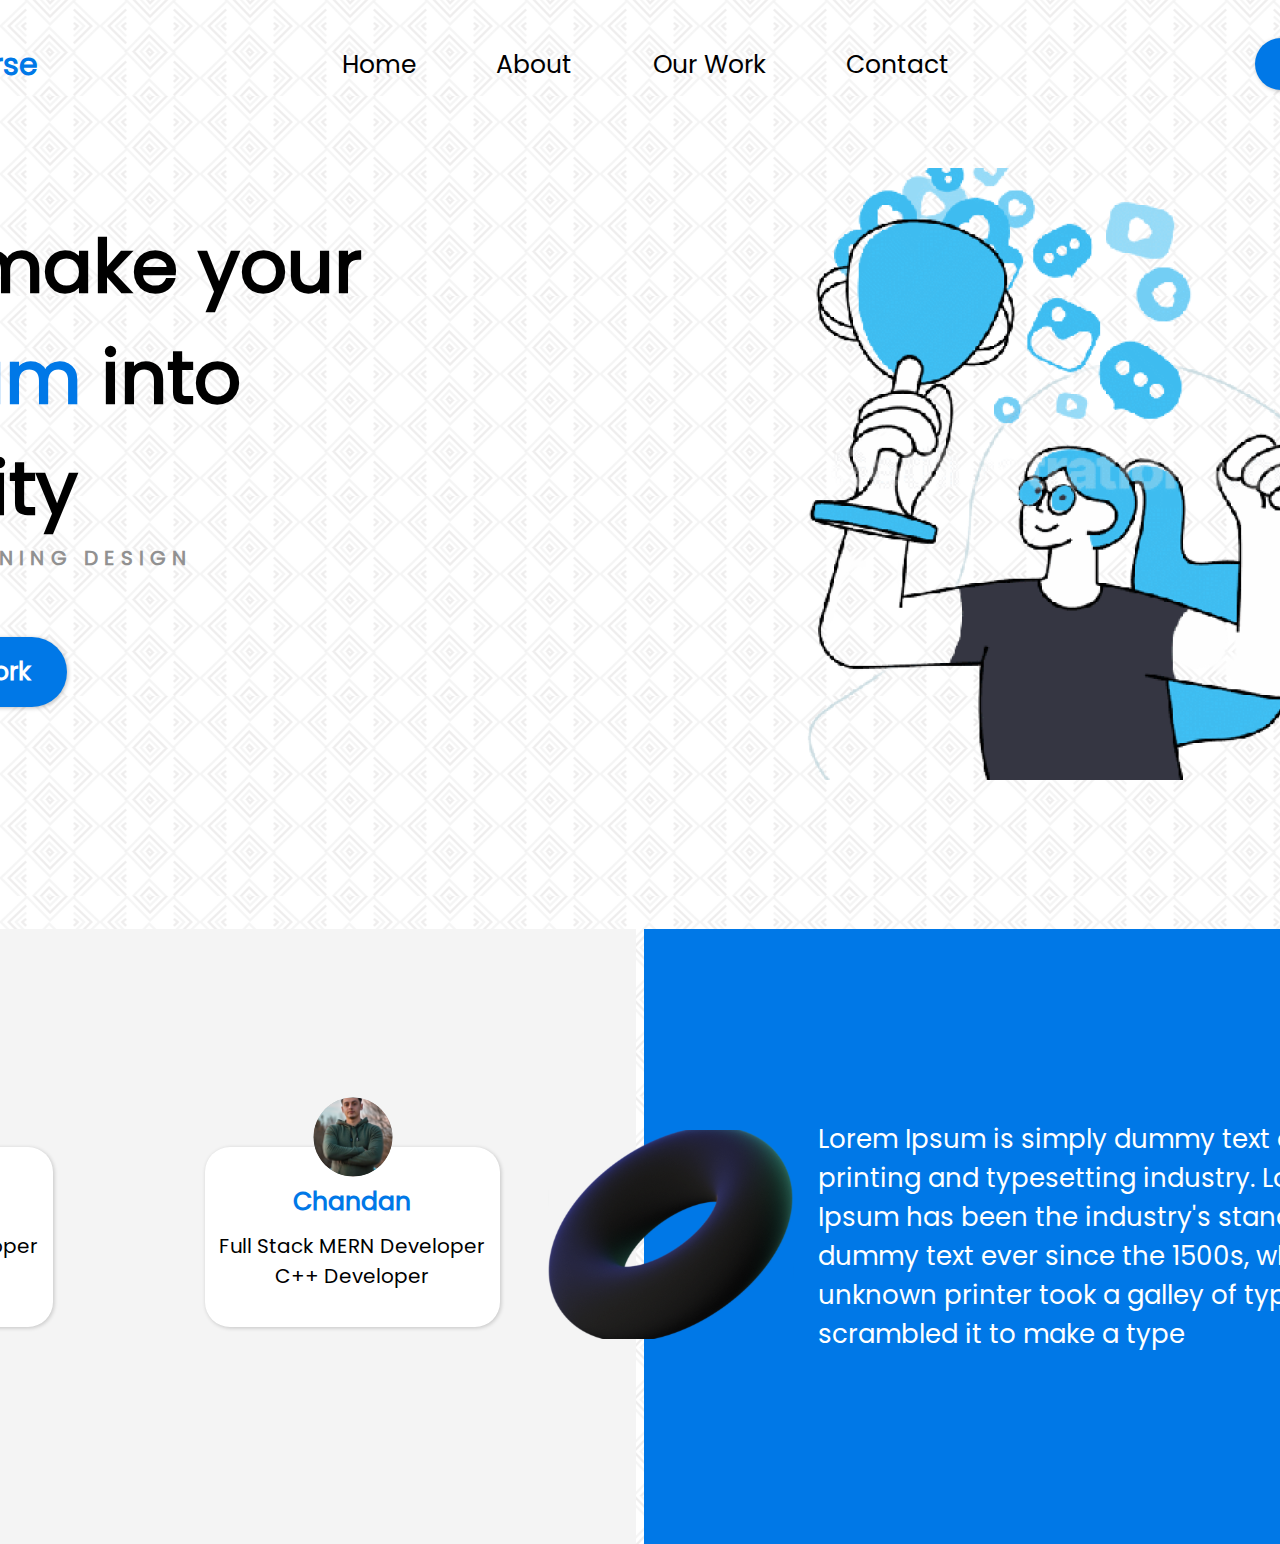
<file: index.html>
<!DOCTYPE html>
<html lang="en">

<head>
    <meta charset="UTF-8">
    <meta http-equiv="X-UA-Compatible" content="IE=edge">
    <meta name="viewport" content="width=device-width, initial-scale=1.0">
    <title>Sameer Web Design</title>
    <link rel="stylesheet" href="./index.css">
</head>

<body>

    <!-- navbar start -->
    <nav class="mainnav">
        <h3 id="logo">DesignCourse</h3>
        <div class="navlink_container">
            <a href="#" class="navlink">Home</a>
            <a href="#" class="navlink">About</a>
            <a href="#" class="navlink">Our Work</a>
            <a href="#" class="navlink">Contact</a>
        </div>

        <a href="./contact.html" class="main_contact main_btn">Contact us</a>
    </nav>
    <!-- navbar end -->

    <!-- main hero start -->
    <section class="main_hero">
        <div class="left">
            <h1>We make your <span>Dream</span> into
                Reality</h1>
            <p>Award winning design</p>
            <a href="./work.html" class="main_btn">
                <span class="icon">
                    <img src="./images/fa-solid_search.png" alt="">
                </span>
                <span class="title">Our Work</span></a>
        </div>
        <div class="right">
            <img src="./images/hero-main-right.png">
        </div>
    </section>
    <!-- main hero end -->

    <!-- bottom profile start -->
    <section class="profile_bottom">
        <div class="profile_left">
            <div class="profile_container">
                <div class="profile">
                    <img src="./images/men1.svg" alt="">
                    <span class="title">Sameer Shaikh</span>
                    <span class="desc">Full Stack MERN Developer
                        Python Developer
                    </span>
                </div>
                <div class="profile">
                    <img src="./images/men1.svg" alt="">
                    <span class="title">Chandan</span>
                    <span class="desc">Full Stack MERN Developer
                        C++ Developer
                    </span>
                </div>
            </div>
        </div>
        <div class="img-container">
            <img src="./images/SuperToroid-1.svg" alt="">
        </div>
        <div class="profile_right">
            <p>Lorem Ipsum is simply dummy text of the printing and typesetting industry. Lorem Ipsum has been the
                industry's standard dummy text ever since the 1500s, when an unknown printer took a galley of type and
                scrambled it to make a type </p>
        </div>
    </section>
    <!-- bottom profile end -->

    <style>
       
    </style>

</body>

</html>
</file>
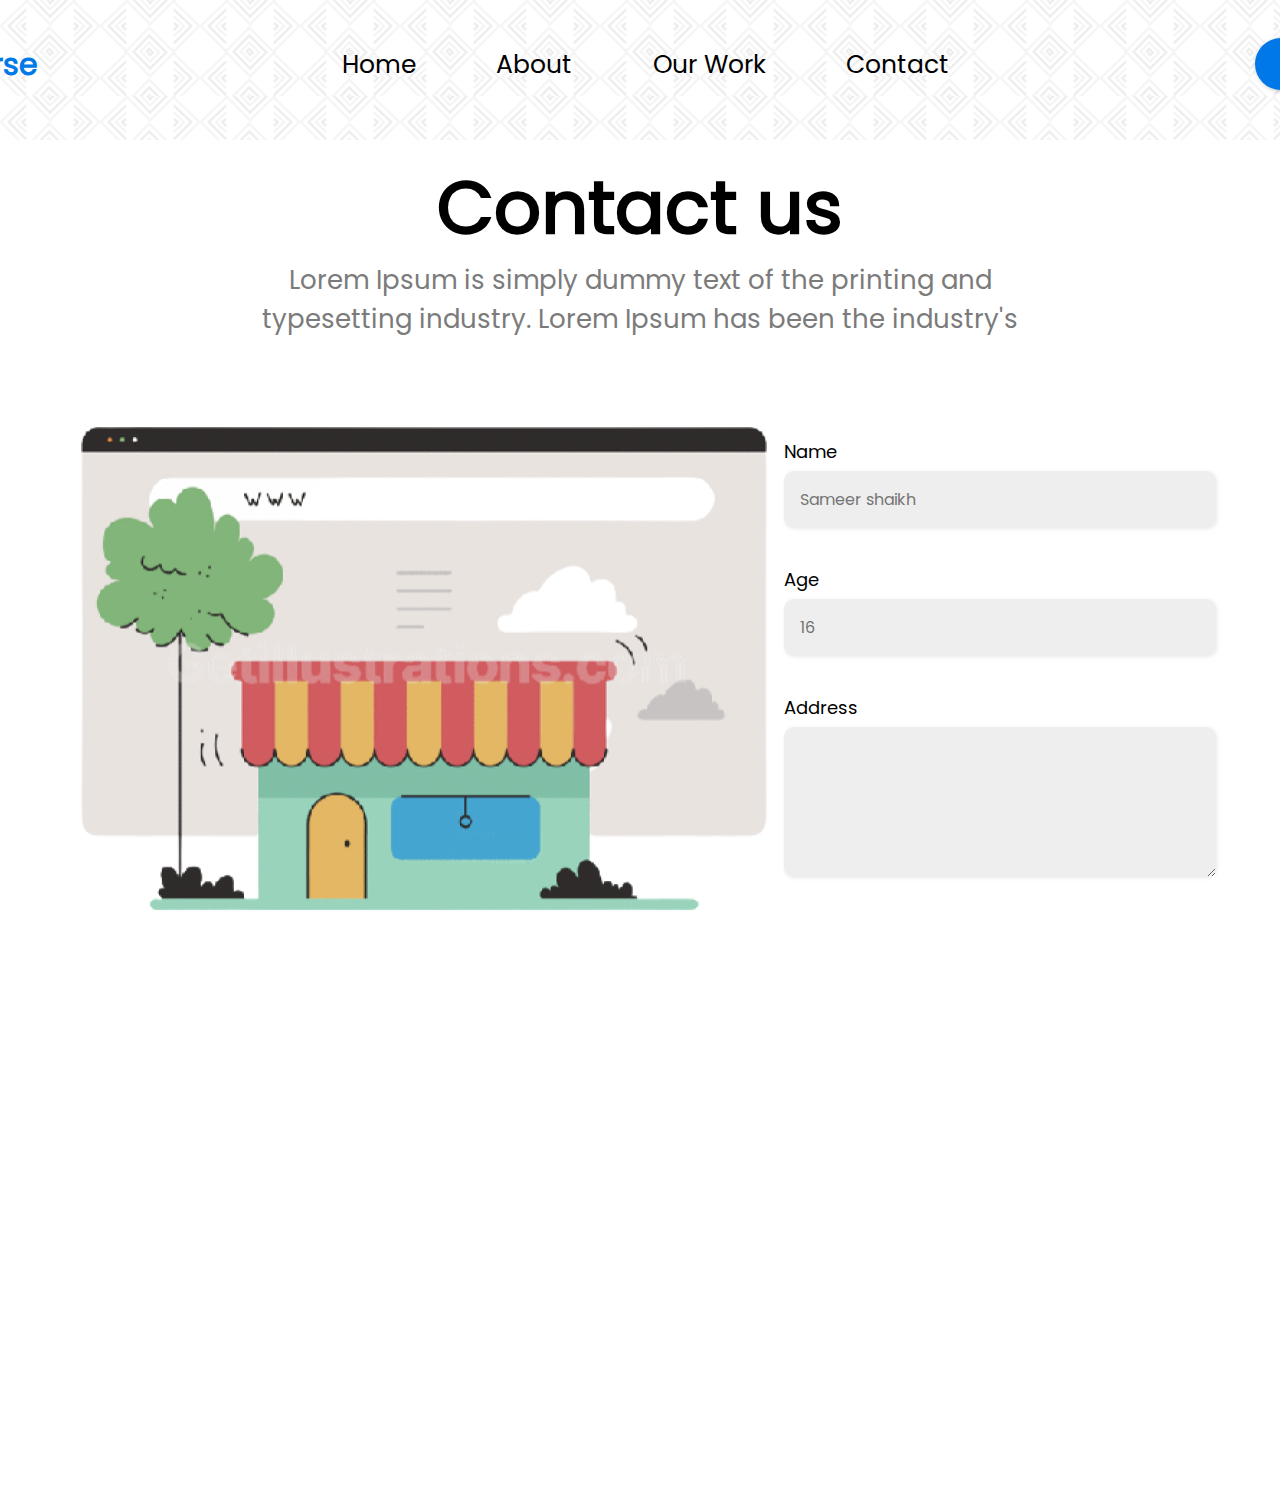
<file: contact.html>
<!DOCTYPE html>
<html lang="en">

<head>
    <meta charset="UTF-8">
    <meta http-equiv="X-UA-Compatible" content="IE=edge">
    <meta name="viewport" content="width=device-width, initial-scale=1.0">
    <title>Sameer Web Design</title>
    <link rel="stylesheet" href="./index.css">
    <link rel="stylesheet" href="./contact.css">

</head>

<body>

    <!-- navbar start -->
    <nav class="mainnav">
        <a href="./index.html" id="logo">DesignCourse</a>
        <div class="navlink_container">
            <a href="#" class="navlink">Home</a>
            <a href="#" class="navlink">About</a>
            <a href="#" class="navlink">Our Work</a>
            <a href="#" class="navlink">Contact</a>
        </div>

        <a href="#" class="main_contact main_btn">Contact us</a>
    </nav>
    <!-- navbar end -->

    <!-- main hero start -->
    <section class="contact_container">
        <h2>Contact us</h2>
        <p>Lorem Ipsum is simply dummy text of the printing and typesetting industry. Lorem Ipsum has been the
            industry's </p>
    </section>
    <!-- main hero end -->

    <section class="contact_form">
        <div class="left">
            <img src="./images/shop.png" />
        </div>
        <div class="right">
            <div class="input_container">
                <label for="Name">Name</label>
                <input type="text" placeholder="Sameer shaikh">
            </div>
            <div class="input_container">
                <label for="Name">Age</label>
                <input type="text" placeholder="16">
            </div>
            <div class="input_container">
                <label for="Name">Address</label>
                <textarea name="address" id="" cols="30" rows="10"></textarea>
            </div>
        </div>
    </section>

    <div id="background"></div>

    <style>
       
    </style>

</body>

</html>
</file>
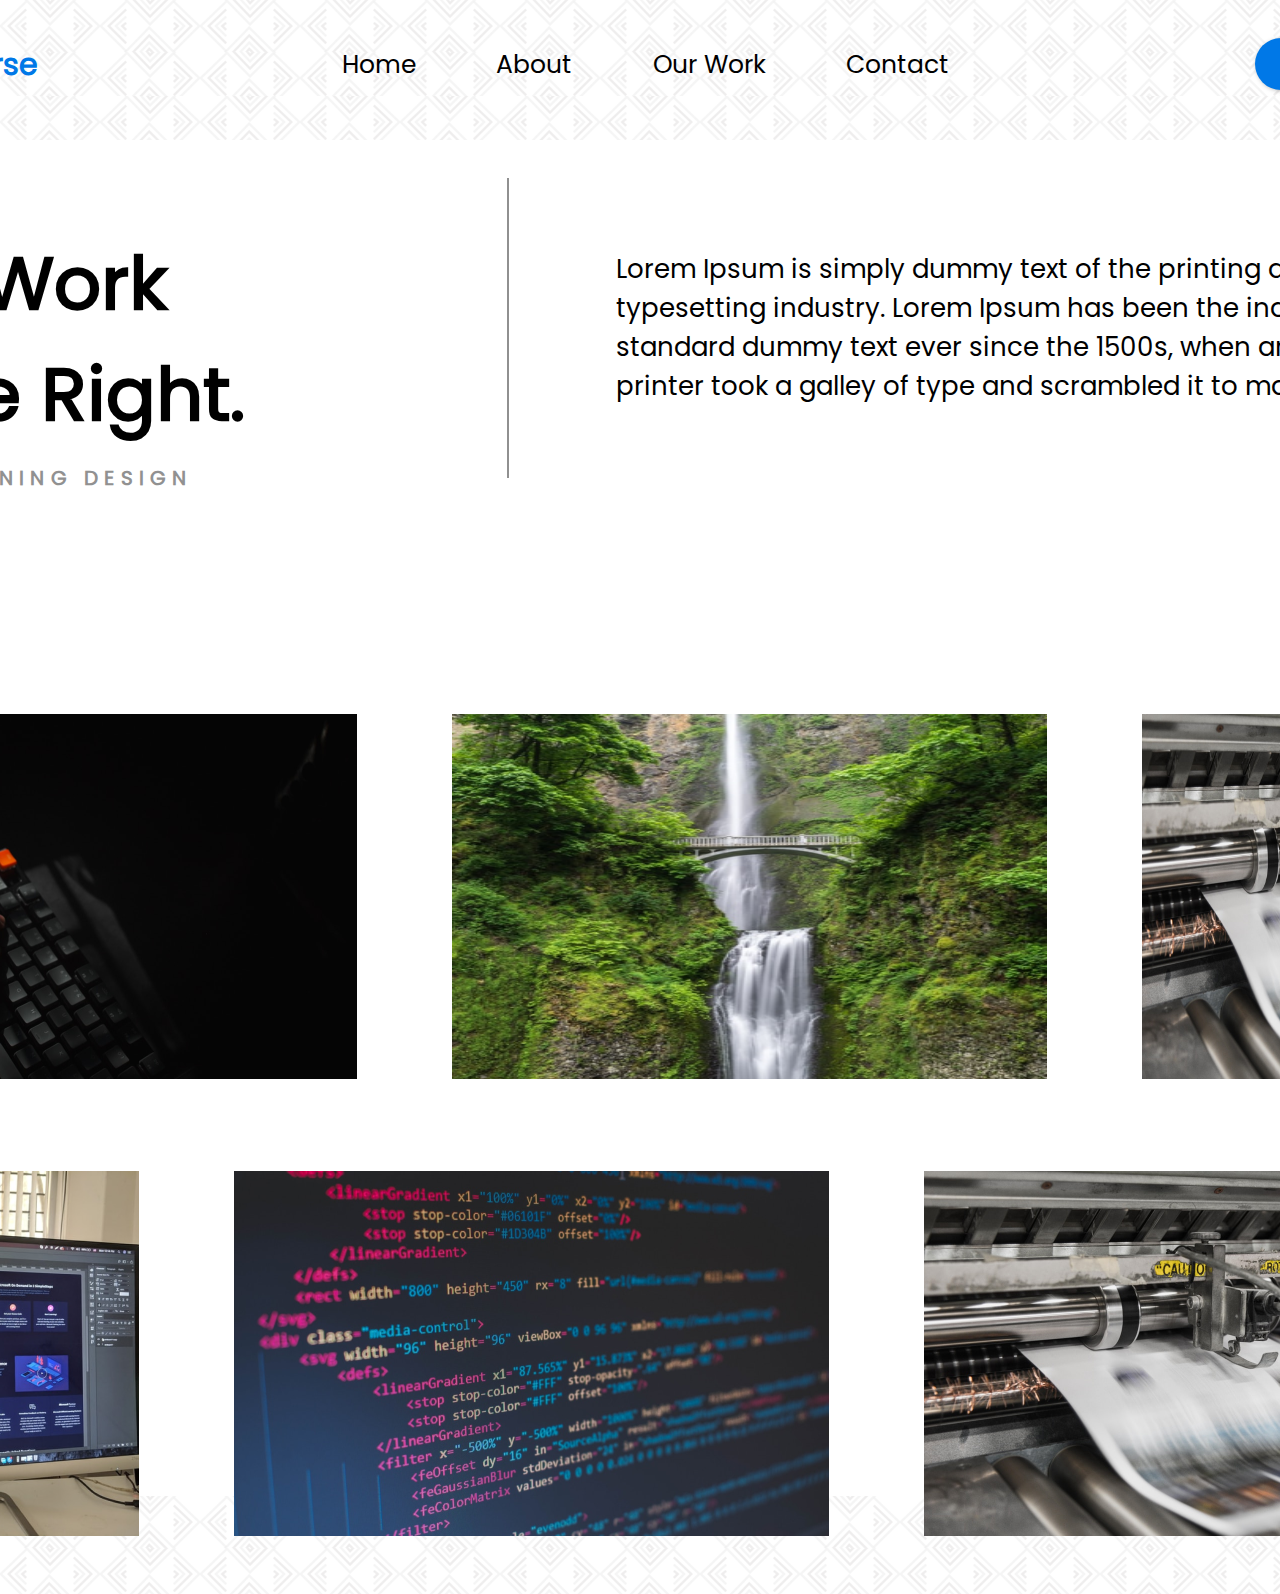
<file: work.html>
<!DOCTYPE html>
<html lang="en">

<head>
    <meta charset="UTF-8">
    <meta http-equiv="X-UA-Compatible" content="IE=edge">
    <meta name="viewport" content="width=device-width, initial-scale=1.0">
    <title>Sameer Web Design</title>
    <link rel="stylesheet" href="./index.css">
    <link rel="stylesheet" href="./work.css">

</head>

<body>

    <!-- navbar start -->
    <nav class="mainnav">
        <a href="./index.html" id="logo">DesignCourse</a>
        <div class="navlink_container">
            <a href="#" class="navlink">Home</a>
            <a href="#" class="navlink">About</a>
            <a href="#" class="navlink">Our Work</a>
            <a href="#" class="navlink">Contact</a>
        </div>

        <a href="./contact.html" class="main_contact main_btn">Contact us</a>
    </nav>
    <!-- navbar end -->

    <!-- main hero start -->
    <section class="work_main_hero">
        <div class="left">
            <h1>Our Work <br>
                Done Right.</h1>
            <p>Award winning design</p>
        </div>
        <div class="line center"></div>
        <div class="right">
            <p>Lorem Ipsum is simply dummy text of the printing and typesetting industry. Lorem Ipsum has been
                the industry's standard dummy text ever since the 1500s, when an unknown printer took a galley of type
                and
                scrambled it to make a type </p>
        </div>
    </section>
    <!-- main hero end -->

    <!-- gallery start -->
    <section class="gallery_container">
        <div class="gallery">
            <div class="img_container">
                <div class="hover-container"></div>
                <img src="./images/2.png" alt="">
            </div>
            <div class="img_container">
                <img src="./images/3.png" alt="">
            </div>
            <div class="img_container small">
                <img src="./images/1.png" alt="">
            </div>
        </div>
        <div class="gallery">
            <div class="img_container small">
                <img src="./images/4.png" alt="">
            </div>            
            <div class="img_container">
                <img src="./images/5.png" alt="">
            </div>
            <div class="img_container">
                <img src="./images/1.png" alt="">
            </div>
        </div>        
    </section>

    <!-- gallery end -->


    <div id="background"></div>

    <style>
       
    </style>

</body>

</html>
</file>
<file: index.css>
* {
    margin: 0;
    padding: 0;
    box-sizing: border-box;
}

body {
    background: url("./images/greek-vase.png");
    display: flex;
    align-items: center;
    flex-direction: column;
}

:root {
    --main_blue_color: #0078E7;

    /* container  */
    --main_container_width:1623px;
}

@font-face {
    font-family: Poppins;
    src: url("./fonts/Poppins/Poppins-Regular.ttf");
}  

a {
    text-decoration: none;
}

.mainnav {
    display: flex;
    flex-direction: row;
    justify-content: space-between;
    align-items: center;

    width: var(--main_container_width);
    height: 52px;
    margin-top: 38px;
}

.mainnav #logo {
    height: 45px;

    font-family: Poppins;
    font-style: normal;
    font-weight: bold;
    font-size: 30px;
    line-height: 45px;
    color: var(--main_blue_color);

    cursor: pointer;
}

.mainnav .navlink_container {
    display: flex;
    flex-direction: row;
    justify-content: space-between;
    align-items: center;
    padding: 15px 40px 13px;

    width: 687px;
    height: 51px;

}


.mainnav .navlink_container .navlink {
    height: 38px;

    font-family: Poppins;
    font-style: normal;
    font-weight: normal;
    font-size: 25px;
    line-height: 37px;
    color: #000000;
}


.mainnav .main_contact,
.main_btn{
    display: flex;
    flex-direction: row;
    justify-content: center;
    align-items: center;
    padding: 5px 19px;

    width: 197px;
    height: 52px;
    left: 1426px;

    background: #0078E7;
    color: white;
    box-shadow: 1px 1px 4px rgba(0, 0, 0, 0.25);
    border-radius: 50px;
}

.mainnav .main_contact,.main_btn{
    font-family: Poppins;
    font-style: normal;
    font-weight: bold;
    font-size: 25px;
    line-height: 37px;

    color: #FFFFFF;
}



/* main hero section */
.main_hero {
    display: flex;
    flex-direction: row;
    justify-content: space-between;
    align-items: center;
    width: var(--main_container_width);
    height: 612px;
    margin-top: 80px;
}

.main_hero .left {
    display: flex;
    flex-direction: column;
    align-items: flex-start;

    width: 571px;
    height: 530px;
}

.main_hero .left h1 {
    width: 571px;
    height: 300px;

    font-family: Poppins;
    font-style: normal;
    font-weight: bold;
    font-size: 74px;
    line-height: 111px;

    color: #000000;
}

.main_hero .left h1 span {
    color: var(--main_blue_color);
}

.main_hero .left p {
    width: 384px;
    height: 30px;

    font-family: Poppins;
    font-style: normal;
    font-weight: bold;
    font-size: 20px;
    line-height: 30px;
    /* identical to box height */

    letter-spacing: 0.29em;
    text-transform: uppercase;
    margin: 32px 0px;
    color: #919191;
}

.main_hero .left .main_btn {

    /* Auto layout */

    display: flex;
    flex-direction: row;
    justify-content: center;
    align-items: center;
    padding: 5px 19px;
    width: 238px;
    height: 70px;

    background: #0078E7;
    box-shadow: 1px 1px 4px rgba(0, 0, 0, 0.25);
    border-radius: 50px;

    margin: 32px 0px;
}

.main_hero .left .main_btn .icon {
    width: 25px;
    height: 26px;
    /* Inside auto layout */
    margin: 0px 15px;
}


.main_hero .left .main_btn .title {
    width: 121px;
    height: 38px;

    font-family: Poppins;
    font-style: normal;
    font-weight: bold;
    font-size: 25px;
    line-height: 37px;
    /* identical to box height */


    color: #FFFFFF;

    margin: 0px 15px;
}

.main_hero .right img{
    width: 727px;
    height: 612px;
}




/* profile bottom  */

section.profile_bottom {
    display: flex;
    flex-direction: row;
    justify-content: space-between;
    align-items: center;

    width: 1920px;
    height: 615px;
    margin-top: 147px;
    position: relative;
}

section.profile_bottom .profile_left {
    display: flex;
    flex-direction: column;
    justify-content: center;
    align-items: flex-start;
    padding: 211px 105px;

    width: 970px;
    height: 615px;
    background: #F4F4F4;
    margin: 0px 4px;
}

section.profile_bottom .profile_left .profile_container {

    display: flex;
    flex-direction: row;
    justify-content: center;
    align-items: center;

    width: 679px;
    height: 180px;
    margin: 10px 0px;
}

section.profile_bottom .profile_left .profile_container .profile {
    display: flex;
    flex-direction: column;
    justify-content: center;
    align-items: center;
    padding: 22px 8px;

    position: relative;
    width: 295px;
    height: 180px;
    background: #FFFFFF;
    box-shadow: 1px 1px 4px rgba(0, 0, 0, 0.2);
    border-radius: 25px;

    margin: 0px 76px;
}

section.profile_bottom .profile_left .profile_container .profile img {
    position: absolute;
    width: 80px;
    height: 80px;
    left: calc(50% - 80px/2 + 0.5px);
    top: -50px;
    border-radius: 50%;

}

section.profile_bottom .profile_left .profile_container .profile .title {
    width: 195px;
    height: 21px;

    font-family: Poppins;
    font-style: normal;
    font-weight: bold;
    font-size: 25px;
    line-height: 37px;
    text-align: center;

    color: #0078E7;
    margin: 27px 0px;
    margin-top: 0;
}

section.profile_bottom .profile_left .profile_container .profile .desc {
    word-wrap: break-word;
    width: 295px;
    height: 60px;

    font-family: Poppins;
    font-style: normal;
    font-weight: normal;
    font-size: 20px;
    line-height: 30px;
    text-align: center;

    color: #000000;
}
section.profile_bottom .img-container{
    position: absolute;
    left: 45%;
}

section.profile_bottom .profile_right {
    display: flex;
    flex-direction: row;
    justify-content: center;
    align-items: center;
    padding: 110px 164px;

    width: 952px;
    height: 615px;
    background: #0078E7;

    margin: 0px 4px;
}

section.profile_bottom .profile_right p {
    width: 620px;
    height: 234px;

    font-family: Poppins;
    font-style: normal;
    font-weight: normal;
    font-size: 26px;
    line-height: 39px;

    color: #FFFFFF;
    margin: 0px 10px;
}
</file>
<file: contact.css>
.contact_container {
    display: flex;
    align-items: center;
    justify-content: center;
    flex-direction: column;
    margin-top: 30px;
}

.contact_container h2 {
    width: 640px;
    height: 109px;

    font-family: Poppins;
    font-style: normal;
    font-weight: bold;
    font-size: 74px;
    line-height: 111px;
    color: #000000;
    text-align: center;

    margin: 32px 0px;
    margin-bottom: 0;
}

.contact_container p {
    width: 836px;
    height: 108px;

    font-family: Poppins;
    font-style: normal;
    font-weight: normal;
    font-size: 26px;
    line-height: 39px;
    text-align: center;

    color: #7B7B7B;
}

#background {
    position: absolute;
    width: 1920px;
    height: 1356px;
    left: 0px;
    top: 140px;
    z-index: -1;
    background: #FFFFFF;
}


.contact_form {
    display: flex;
    align-items: center;
    justify-content: space-between;
    width: 100%;
    padding: 0 5%;
    padding-top: 2%;
}

.contact_form .left img {
    width: 720px;
    height: 547px;
}

.contact_form .right{
    width: 500px;
}

.contact_form .right .input_container {
    display: flex;
    align-items: flex-start;
    flex-direction: column;
    margin-bottom: 2rem;
}

.contact_form .right .input_container label {
    font-family: Poppins;
    font-style: normal;
    font-weight: normal;
    font-size: 18px;
    line-height: 39px;
    text-align: center;
    color: #000000;

}

.contact_form .right .input_container input,
.contact_form .right .input_container textarea {
    background: #EEEEEE;
    box-shadow: 1px 1px 4px rgb(0 0 0 / 9%);
    border-radius: 10px;
    border: none;
    outline: none;
    width: 100%;
    padding: 1rem;
    width: 100%;
    font-size: 1rem;
    font-family: 'Poppins';
}

.contact_form .right .input_container textarea {
    height: 150px;
}
</file>
<file: work.css>
#background {
    position: absolute;
    width: 1920px;
    height: 1356px;
    left: 0px;
    top: 140px;
    z-index: -1;
    background: #FFFFFF;
}

section.work_main_hero {
    display: flex;
    flex-direction: row;
    justify-content: space-between;
    align-items: center;

    width: 1623px;
    height: 380px;
    margin-top: 3rem;
}

section.work_main_hero .left {
    display: flex;
    flex-direction: column;
    align-items: flex-start;
    padding: 0px;

    width: 571px;
    height: 265px;
}

section.work_main_hero .left h1 {
    width: 571px;
    height: 203px;

    font-family: Poppins;
    font-style: normal;
    font-weight: bold;
    font-size: 74px;
    line-height: 111px;

    color: #000000;
    margin: 32px 0px;
}

section.work_main_hero .left p {
    width: 384px;
    height: 30px;

    font-family: Poppins;
    font-style: normal;
    font-weight: bold;
    font-size: 20px;
    line-height: 30px;
    letter-spacing: 0.29em;
    text-transform: uppercase;

    color: #919191;
    margin: 32px 0px;
    margin-top: 0;

}

section.work_main_hero .line {
    width: 1px;
    height: 300px;

    border: 1px solid #909090;
}

section.work_main_hero .right{
    width: 836px;
    height: 156px;
}

section.work_main_hero .right p{
    font-family: Poppins;
    font-style: normal;
    font-weight: normal;
    font-size: 26px;
    line-height: 39px;

    color: #000000;
}





/* -------------------------------------- */
.gallery_container {
    display: flex;
    flex-direction: column;
    align-items: flex-start;
    padding: 0px;

    width: 1757px;
    height: 776px;
    margin-top: 150px;
    margin-bottom: 150px;
}

.gallery_container .gallery {
    display: flex;
    flex-direction: row;
    justify-content: space-between;
    align-items: center;
    padding: 0px;

    width: 1757px;
    height: 365px;
    margin: 46px 0px;
}

.gallery_container .gallery .img_container {
    width: 595px;
    height: 365px;
    position: relative;
}
.gallery_container .gallery .img_container:hover .hover-container{
    opacity: 0.5;
    background: var(--main_blue_color);
    position: absolute;
    z-index: 1;
    height: 100%;width: 100%;
    transition: all 200ms ease-in-out;
    cursor: pointer;
}
.gallery_container .gallery .img_container:hover img{
    position: relative;
    opacity: 0.2;
}

.gallery_container .gallery .img_container.small {
    width: 377px;
    height: 365px;
}

.gallery_container .gallery .img_container img {
    width: 100%;
    height: 100%;
    cursor: pointer;
}
</file>
